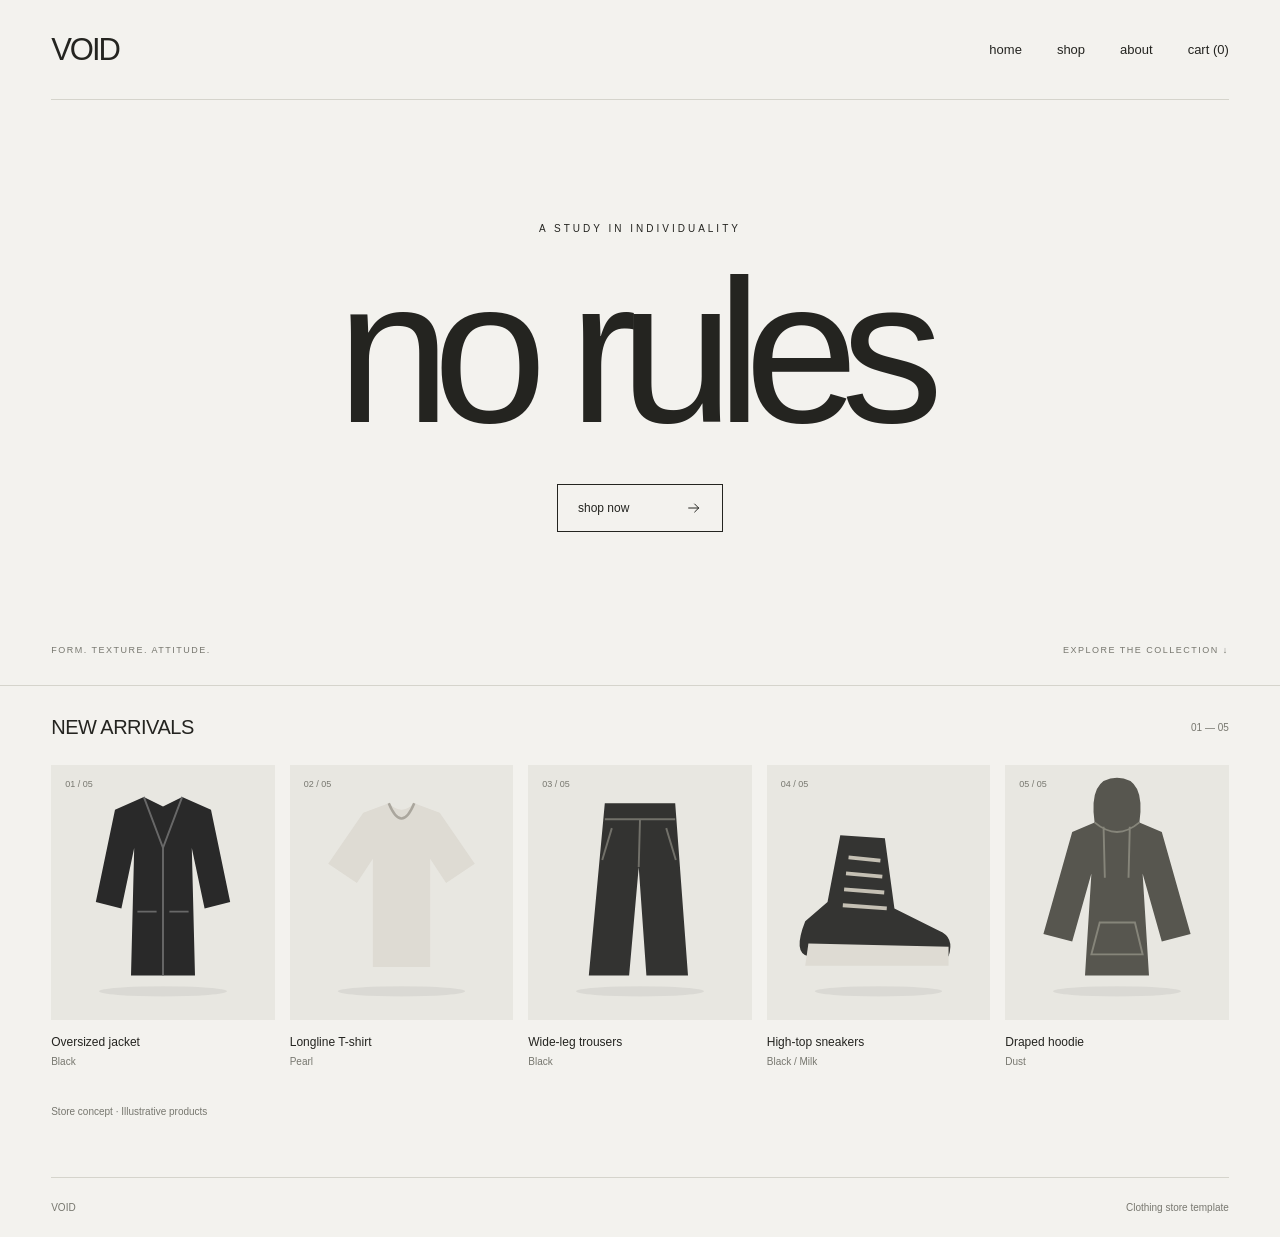
<file: index.html>
<!DOCTYPE html>
<html lang="en">
  <head>
    <meta charset="UTF-8">
    <meta name="viewport" content="width=device-width, initial-scale=1">
    <meta name="description" content="A minimal clothing store concept. Explore new arrivals.">
    <title>
      VOID — No rules
    </title>
    <link rel="stylesheet" href="css/style.css">
    <script src="js/products.js" defer></script>
    <script src="js/cart.js" defer></script>
    <script src="js/main.js" defer></script>
  </head>
  <body>
    <header class="site-header">
      <a class="brand" href="index.html">
        VOID
      </a>
      <nav aria-label="Main navigation">
        <a href="index.html">
          home
        </a>
        <a href="catalog.html">
          shop
        </a>
        <a href="about.html">
          about
        </a>
        <a href="cart.html" data-cart-count>
          cart
        </a>
      </nav>
    </header>
    <main>
      <section class="hero" aria-labelledby="hero-title">
        <span class="eyebrow">
          A study in individuality
        </span>
        <h1 id="hero-title">
          no rules
        </h1>
        <a class="shop-button" href="catalog.html">
          shop now
          <svg class="shop-arrow" width="16" height="16" viewBox="0 0 24 24" fill="none" stroke="currentColor" stroke-width="1.5" stroke-linecap="round" stroke-linejoin="round" aria-hidden="true" focusable="false">
            <path d="M4 12h15m-6-6 6 6-6 6"/>
          </svg>
        </a>
        <div class="hero-bottom">
          <span>
            Form. Texture. Attitude.
          </span>
          <span>
            Explore the collection ↓
          </span>
        </div>
      </section>
      <section class="arrivals" aria-labelledby="arrivals-title">
        <div class="section-heading">
          <h2 id="arrivals-title">
            NEW ARRIVALS
          </h2>
          <span>
            01 — 05
          </span>
        </div>
        <div class="product-grid" data-product-grid></div>
        <noscript>Please enable JavaScript to view the collection.</noscript>
        <p class="demo-note">
          Store concept · Illustrative products
        </p>
      </section>
    </main>
    <footer>
      <span>
        VOID
      </span>
      <span>
        Clothing store template
      </span>
    </footer>
  </body>
</html>
</file>
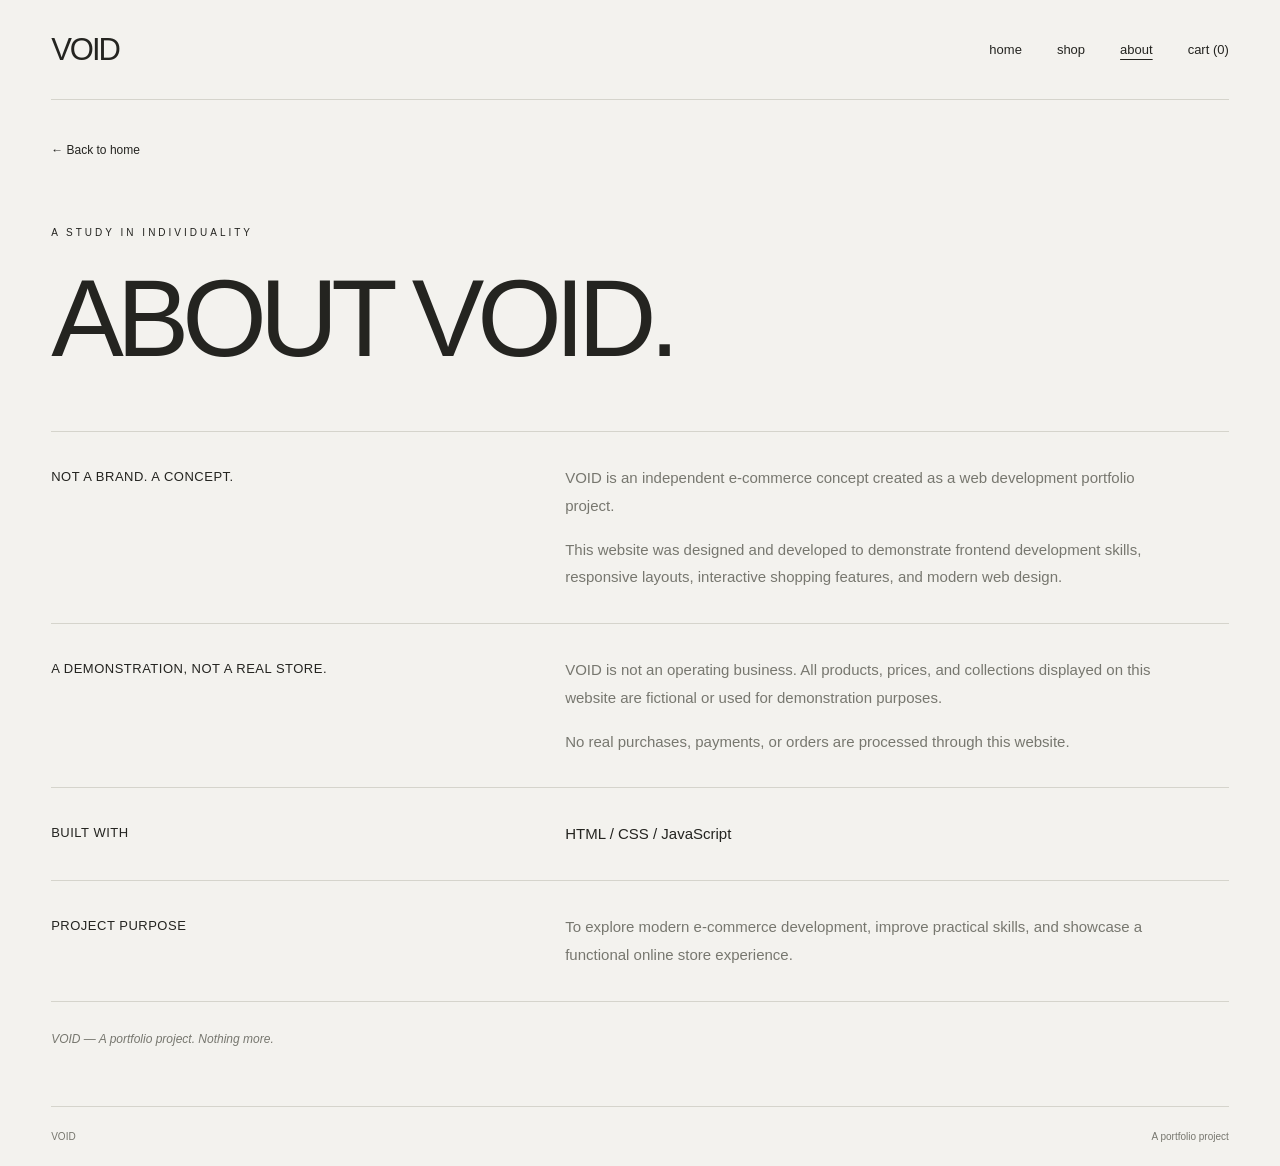
<file: about.html>
<!DOCTYPE html>
<html lang="en">
  <head>
    <meta charset="UTF-8">
    <meta name="viewport" content="width=device-width, initial-scale=1">
    <meta name="description" content="About VOID — an independent e-commerce concept and web development portfolio project.">
    <title>About — VOID</title>
    <link rel="stylesheet" href="css/style.css">
    <script src="js/products.js" defer></script>
    <script src="js/cart.js" defer></script>
  </head>
  <body>
    <header class="site-header">
      <a class="brand" href="index.html">VOID</a>
      <nav aria-label="Main navigation">
        <a href="index.html">home</a>
        <a href="catalog.html">shop</a>
        <a href="about.html" aria-current="page">about</a>
        <a href="cart.html" data-cart-count>cart</a>
      </nav>
    </header>
    <main class="about-page">
      <a class="back-link" href="index.html">← Back to home</a>
      <article class="about-content" aria-labelledby="about-title">
        <header class="about-heading">
          <span class="eyebrow">A study in individuality</span>
          <h1 id="about-title">ABOUT VOID.</h1>
        </header>
        <section class="about-section" aria-labelledby="concept-title">
          <h2 id="concept-title">NOT A BRAND. A CONCEPT.</h2>
          <div class="about-copy">
            <p>VOID is an independent e-commerce concept created as a web development portfolio project.</p>
            <p>This website was designed and developed to demonstrate frontend development skills, responsive layouts, interactive shopping features, and modern web design.</p>
          </div>
        </section>
        <section class="about-section" aria-labelledby="demo-title">
          <h2 id="demo-title">A DEMONSTRATION, NOT A REAL STORE.</h2>
          <div class="about-copy">
            <p>VOID is not an operating business. All products, prices, and collections displayed on this website are fictional or used for demonstration purposes.</p>
            <p>No real purchases, payments, or orders are processed through this website.</p>
          </div>
        </section>
        <section class="about-section" aria-labelledby="built-title">
          <h2 id="built-title">BUILT WITH</h2>
          <div class="about-copy"><p class="about-stack">HTML / CSS / JavaScript</p></div>
        </section>
        <section class="about-section" aria-labelledby="purpose-title">
          <h2 id="purpose-title">PROJECT PURPOSE</h2>
          <div class="about-copy">
            <p>To explore modern e-commerce development, improve practical skills, and showcase a functional online store experience.</p>
          </div>
        </section>
        <p class="about-signature"><em>VOID — A portfolio project. Nothing more.</em></p>
      </article>
    </main>
    <footer>
      <span>VOID</span>
      <span>A portfolio project</span>
    </footer>
  </body>
</html>
</file>
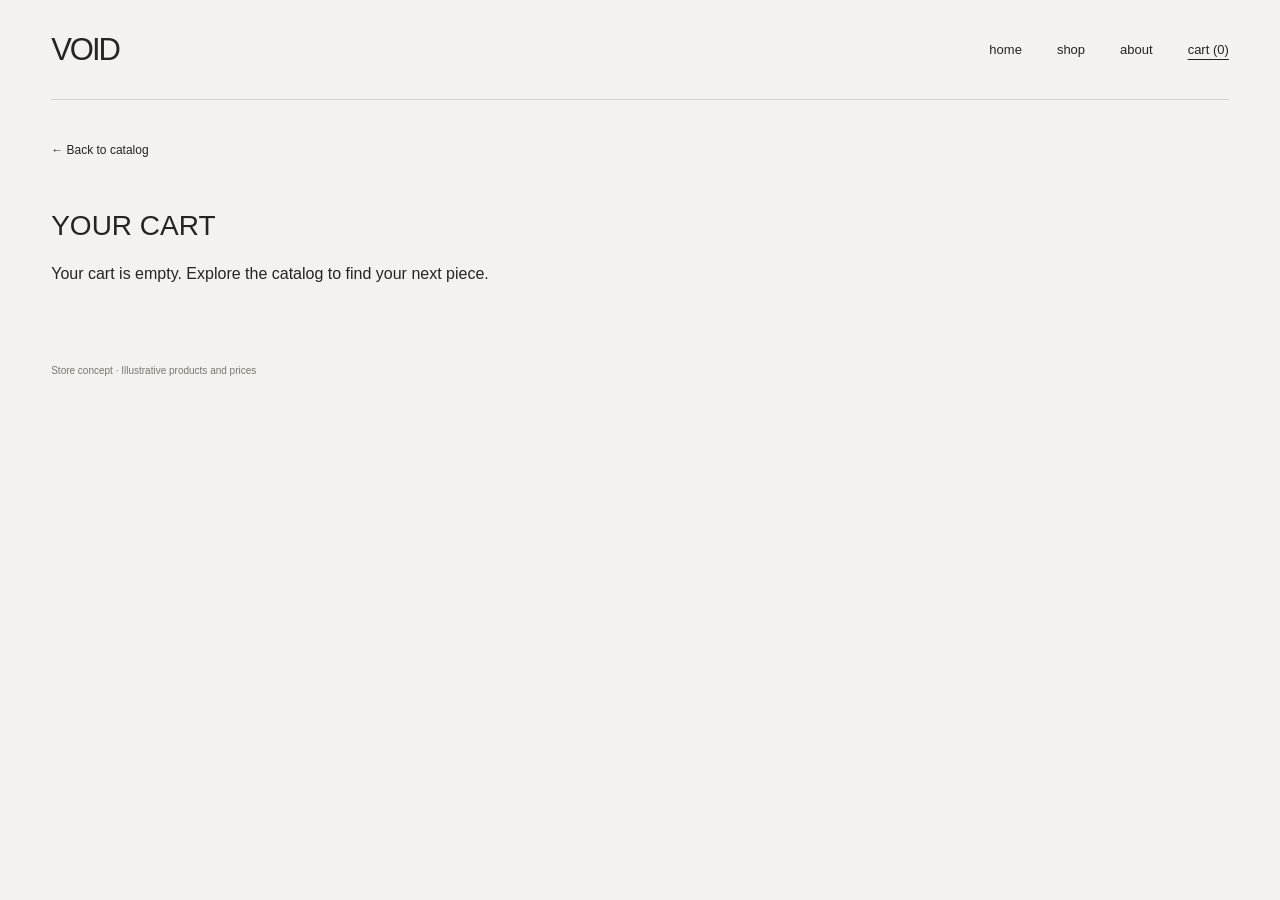
<file: cart.html>
<!DOCTYPE html>
<html lang="en">
  <head>
    <meta charset="UTF-8">
    <meta name="viewport" content="width=device-width, initial-scale=1">
    <title>Cart — VOID</title>
    <link rel="stylesheet" href="css/style.css">
    <script src="js/products.js" defer></script>
    <script src="js/cart.js" defer></script>
    <script src="js/cart-page.js" defer></script>
  </head>
  <body>
    <header class="site-header">
      <a class="brand" href="index.html">VOID</a>
      <nav aria-label="Main navigation">
        <a href="index.html">home</a>
        <a href="catalog.html">shop</a>
        <a href="about.html">about</a>
        <a href="cart.html" data-cart-count aria-current="page">cart</a>
      </nav>
    </header>
    <main class="cart-page">
      <a class="back-link" href="catalog.html">← Back to catalog</a>
      <section class="cart-content" aria-labelledby="cart-title">
        <h1 id="cart-title">YOUR CART</h1>
        <noscript>Please enable JavaScript to view your cart.</noscript>
        <div data-cart-items></div>
        <p class="cart-total" data-cart-total></p>
        <p role="status" data-cart-feedback></p>
        <p class="demo-note">Store concept · Illustrative products and prices</p>
      </section>
    </main>
  </body>
</html>
</file>
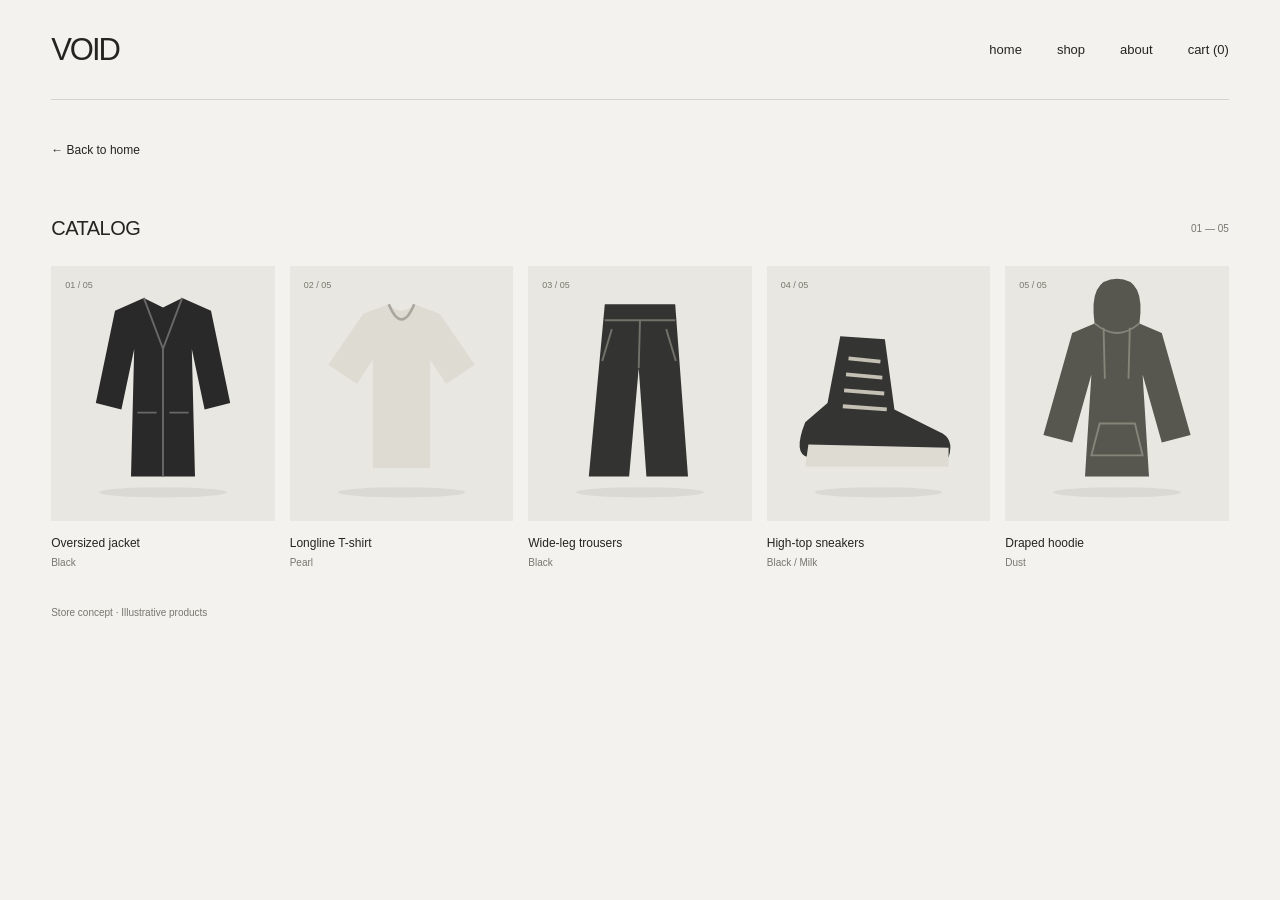
<file: catalog.html>
<!DOCTYPE html>
<html lang="en">
  <head>
    <meta charset="UTF-8">
    <meta name="viewport" content="width=device-width, initial-scale=1">
    <title>
      Catalog — VOID
    </title>
    <link rel="stylesheet" href="css/style.css">
    <script src="js/products.js" defer></script>
    <script src="js/cart.js" defer></script>
    <script src="js/main.js" defer></script>
  </head>
  <body>
    <header class="site-header">
      <a class="brand" href="index.html">
        VOID
      </a>
      <nav aria-label="Main navigation">
        <a href="index.html">
          home
        </a>
        <a href="catalog.html">
          shop
        </a>
        <a href="about.html">
          about
        </a>
        <a href="cart.html" data-cart-count>
          cart
        </a>
      </nav>
    </header>
    <main class="catalog">
      <a class="back-link" href="index.html">
        ← Back to home
      </a>
      <section class="arrivals" aria-labelledby="catalog-title">
        <div class="section-heading">
          <h1 id="catalog-title">
            CATALOG
          </h1>
          <span>
            01 — 05
          </span>
        </div>
        <div class="product-grid" data-product-grid></div>
        <noscript>Please enable JavaScript to view the collection.</noscript>
        <p class="demo-note">
          Store concept · Illustrative products
        </p>
      </section>
    </main>
  </body>
</html>
</file>
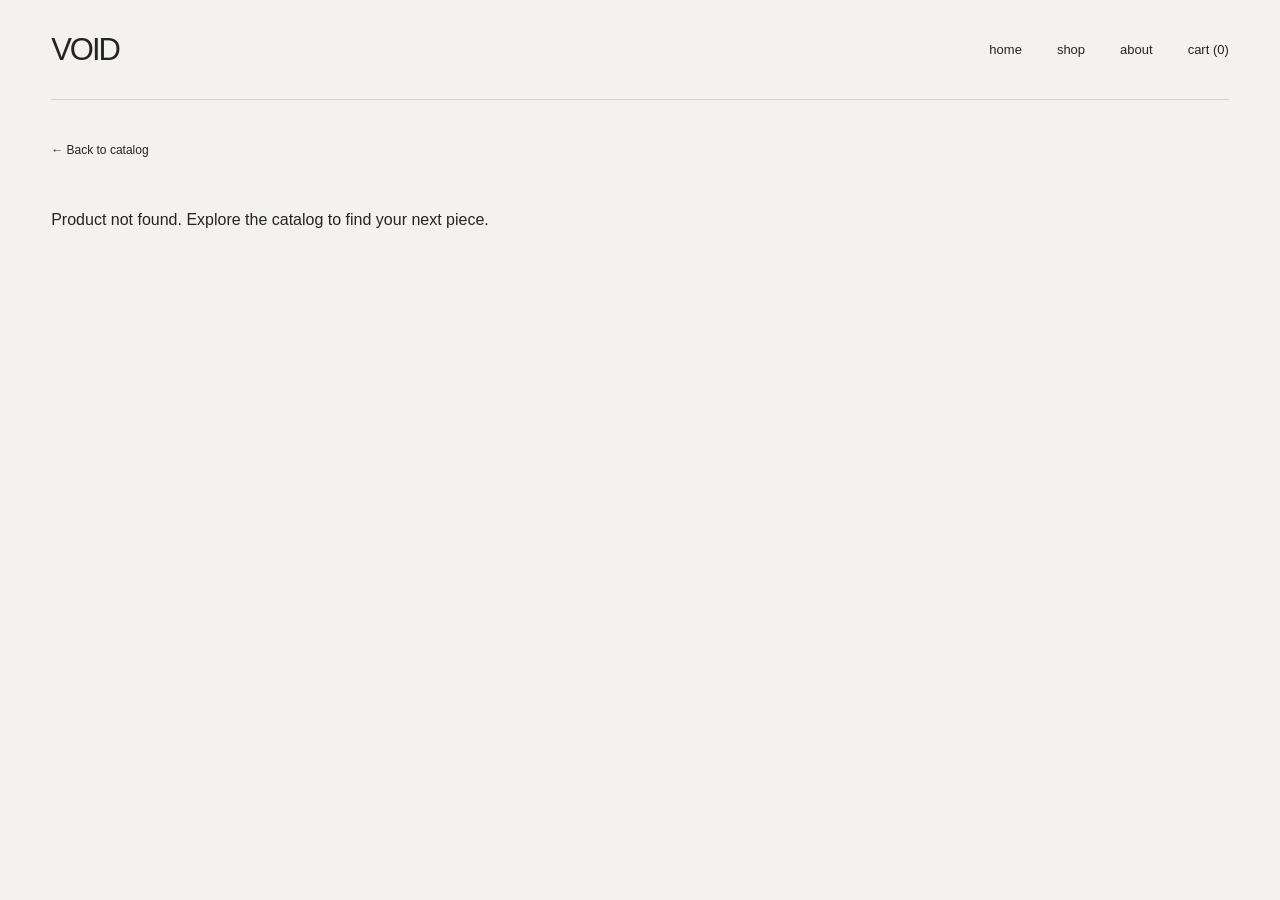
<file: product.html>
<!DOCTYPE html>
<html lang="en">
  <head>
    <meta charset="UTF-8">
    <meta name="viewport" content="width=device-width, initial-scale=1">
    <title>Product — VOID</title>
    <link rel="stylesheet" href="css/style.css">
    <script src="js/products.js" defer></script>
    <script src="js/cart.js" defer></script>
    <script src="js/product.js" defer></script>
  </head>
  <body>
    <header class="site-header">
      <a class="brand" href="index.html">VOID</a>
      <nav aria-label="Main navigation">
        <a href="index.html">home</a>
        <a href="catalog.html">shop</a>
        <a href="about.html">about</a>
        <a href="cart.html" data-cart-count>cart</a>
      </nav>
    </header>
    <main class="product-page">
      <a class="back-link" href="catalog.html">← Back to catalog</a>
      <p class="page-message" data-product-status role="status">Loading product…</p>
      <noscript><p class="page-message">Please enable JavaScript to view this product.</p></noscript>
      <article class="product-detail" data-product hidden>
        <div class="product-image"><img alt="" width="350" height="400"></div>
        <div class="product-details">
          <span class="eyebrow">VOID / Collection 01</span>
          <h1></h1>
          <p class="product-color" data-color></p>
          <p class="product-price" data-price></p>
          <p class="product-description" data-description></p>
          <form>
            <fieldset class="size-picker">
              <legend>Select size</legend>
              <div class="size-options" data-sizes></div>
            </fieldset>
            <button class="shop-button add-to-cart" type="submit">add to cart <span aria-hidden="true">↗</span></button>
            <p class="product-feedback" data-feedback role="status" aria-live="polite"></p>
          </form>
          <a class="text-link" href="cart.html">View cart →</a>
          <p class="demo-note">Store concept · Illustrative products and prices</p>
        </div>
      </article>
    </main>
  </body>
</html>
</file>
<file: css/style.css>
:root {
  --paper: #f3f2ee;
  --ink: #242420;
  --muted: #77776f;
  --line: #d5d4cc
}

* {
  box-sizing: border-box
}

html {
  scroll-behavior: smooth
}

body {
  margin: 0;
  background: var(--paper);
  color: var(--ink);
  font-family: Arial,Helvetica,sans-serif
}

a {
  color: inherit;
  text-decoration: none
}

a:focus-visible {
  outline: 2px solid var(--ink);
  outline-offset: 6px
}

.site-header {
  height: 100px;
  margin: 0 4%;
  display: flex;
  align-items: center;
  justify-content: space-between;
  border-bottom: 1px solid var(--line)
}

.brand {
  font-family: inherit;
  font-size: 31px;
  font-weight: 400;
  letter-spacing: -2px
}

.site-header nav {
  display: flex;
  gap: 35px;
  font-size: 13px
}

.site-header nav a:hover {
  text-decoration: underline;
  text-underline-offset: 5px
}

.hero {
  min-height: 520px;
  height: 65vh;
  max-height: 760px;
  position: relative;
  display: flex;
  align-items: center;
  justify-content: center;
  flex-direction: column;
  padding: 65px 4% 95px;
  overflow: hidden
}

.eyebrow {
  text-transform: uppercase;
  font-size: 10px;
  letter-spacing: 3px
}

.hero h1 {
  font-size: clamp(100px,16vw,245px);
  line-height: 1;
  letter-spacing: -.085em;
  font-weight: 400;
  margin: 15px 0 30px;
  padding-right: .085em
}

.shop-button {
  border: 1px solid var(--ink);
  padding: 15px 20px;
  min-width: 166px;
  display: flex;
  justify-content: space-between;
  gap: 35px;
  font-size: 12px;
  transition: background .2s,color .2s
}

.shop-button:hover {
  background: var(--ink);
  color: var(--paper)
}

.hero .shop-button {
  align-items: center
}

.shop-arrow {
  display: block;
  flex-shrink: 0
}

.hero-bottom {
  position: absolute;
  bottom: 30px;
  left: 4%;
  right: 4%;
  display: flex;
  justify-content: space-between;
  text-transform: uppercase;
  font-size: 9px;
  letter-spacing: 1.5px;
  color: var(--muted)
}

.arrivals {
  padding: 30px 4% 60px;
  border-top: 1px solid var(--line)
}

.section-heading {
  display: flex;
  align-items: center;
  justify-content: space-between;
  margin-bottom: 26px
}

.section-heading h2,.section-heading h1 {
  font-size: 20px;
  font-weight: 400;
  letter-spacing: -.5px;
  margin: 0
}

.section-heading>span {
  font-size: 10px;
  color: var(--muted)
}

.product-grid {
  display: grid;
  grid-template-columns: repeat(5,minmax(0,1fr));
  gap: 15px
}

.product-image {
  position: relative;
  background: #e8e7e1;
  overflow: hidden
}

.product-image img {
  display: block;
  width: 100%;
  height: auto;
  transition: transform .35s
}

.product-card:hover img {
  transform: scale(1.035)
}

.product-number {
  position: absolute;
  top: 14px;
  left: 14px;
  font-size: 9px;
  color: var(--muted);
  z-index: 1
}

.product-info {
  padding: 15px 0
}

.product-info h3 {
  font-size: 12px;
  font-weight: 400;
  margin: 0 0 7px
}

.product-info p {
  font-size: 10px;
  color: var(--muted);
  margin: 0
}

.demo-note {
  margin: 24px 0 0;
  font-size: 10px;
  color: var(--muted)
}

footer {
  margin: 0 4%;
  border-top: 1px solid var(--line);
  padding: 24px 0;
  display: flex;
  justify-content: space-between;
  font-size: 10px;
  color: var(--muted)
}

.catalog {
  padding-top: 40px
}

.back-link {
  display: inline-block;
  margin: 0 4% 30px;
  font-size: 12px
}

.catalog .arrivals {
  border: 0
}

@media(min-width:1600px) {
  body {
    max-width: 2000px;
    margin: auto
  }

}

@media(max-width:800px) {
  .site-header {
    height: 85px
  }

  .site-header nav {
    gap: 20px
  }

  .hero {
    height: 58vh;
    min-height: 440px
  }

  .product-grid {
    grid-template-columns: repeat(3,minmax(0,1fr))
  }

}

@media(max-width:500px) {
  .site-header {
    margin: 0 6%;
    height: auto;
    min-height: 100px;
    align-items: flex-start;
    flex-direction: column;
    justify-content: center;
    gap: 18px
  }

  .brand {
    font-size: 28px
  }

  .site-header nav {
    width: 100%;
    justify-content: space-between;
    font-size: 12px
  }

  .hero {
    min-height: 400px;
    height: 55vh
  }

  .hero h1 {
    font-size: 24vw;
    margin: 25px 0 35px
  }

  .eyebrow {
    font-size: 8px;
    letter-spacing: 2px
  }

  .hero-bottom {
    left: 6%;
    right: 6%;
    font-size: 7px;
    letter-spacing: .5px
  }

  .arrivals {
    padding: 25px 6% 40px
  }

  .section-heading h2 {
    font-size: 18px
  }

  .product-grid {
    grid-template-columns: repeat(2,minmax(0,1fr));
    gap: 16px 12px
  }

  .product-number {
    top: 10px;
    left: 10px;
    font-size: 8px
  }

  footer {
    margin: 0 6%;
    font-size: 9px
  }

}

/* Product and cart pages share the collection's typography and palette. */
[hidden] { display: none !important; }
.product-card-link { display: block; }
.product-page, .cart-page { padding: 40px 0 60px; }
.page-message { margin: 20px 4%; line-height: 1.6; }
.product-detail {
  display: grid;
  grid-template-columns: minmax(0, 1fr) minmax(0, 1fr);
  gap: clamp(30px, 7vw, 110px);
  margin: 0 4%;
  align-items: start;
}
.product-detail > .product-image { max-width: 640px; }
.product-details { padding: 30px 0; max-width: 480px; }
.product-details h1 { font-size: clamp(28px, 3.5vw, 52px); font-weight: 400; letter-spacing: -1.5px; margin: 24px 0 12px; }
.product-color { color: var(--muted); font-size: 13px; }
.product-price { font-size: 20px; margin: 28px 0; }
.product-description { font-size: 14px; line-height: 1.8; color: var(--muted); margin-bottom: 32px; }
.size-picker { border: 0; margin: 0 0 25px; padding: 0; min-width: 0; }
.size-picker legend { font-size: 12px; margin-bottom: 14px; }
.size-options { display: flex; flex-wrap: wrap; gap: 8px; }
.size-option { position: relative; cursor: pointer; }
.size-option input { position: absolute; opacity: 0; width: 100%; height: 100%; margin: 0; cursor: pointer; }
.size-option span { display: grid; place-items: center; min-width: 44px; min-height: 44px; padding: 10px; border: 1px solid var(--line); font-size: 12px; }
.size-option input:checked + span { background: var(--ink); color: var(--paper); border-color: var(--ink); }
.size-option input:focus-visible + span { outline: 2px solid var(--ink); outline-offset: 3px; }
.size-option:hover span { border-color: var(--ink); }
button { font-family: inherit; cursor: pointer; }
button:focus-visible { outline: 2px solid var(--ink); outline-offset: 4px; }
.add-to-cart { width: 100%; background: transparent; color: var(--ink); }
.product-feedback { min-height: 36px; font-size: 12px; line-height: 1.6; }
.text-link { font-size: 12px; text-decoration: underline; text-underline-offset: 4px; }
.cart-content { margin: 0 4%; }
.cart-content h1 { font-weight: 400; font-size: 28px; }
.cart-row { display: flex; align-items: center; gap: 24px; padding: 20px 0; border-bottom: 1px solid var(--line); }
.cart-row img { width: 90px; height: auto; background: #e8e7e1; }
.cart-row h2 { font-size: 16px; font-weight: 400; }
.cart-row p { color: var(--muted); font-size: 12px; }
.cart-row button { margin-left: auto; background: transparent; border: 0; text-decoration: underline; color: var(--ink); padding: 12px; }
.cart-total { font-size: 18px; text-align: right; padding: 20px 0; }
@media (max-width: 800px) {
  .product-detail { gap: 30px; }
  .product-details { padding-top: 0; }
}
@media (max-width: 600px) {
  .product-detail { grid-template-columns: 1fr; margin: 0 6%; }
  .product-page .back-link, .cart-page .back-link { margin-left: 6%; }
  .product-details { max-width: none; }
  .cart-content, .page-message { margin-left: 6%; margin-right: 6%; }
  .cart-row { gap: 12px; flex-wrap: wrap; }
  .cart-row img { width: 65px; }
}

/* About */
.about-page { padding: 40px 0 60px; }
.about-content { margin: 0 4%; }
.about-heading { padding: 35px 0 55px; }
.about-heading h1 {
  margin: 22px 0 0;
  font-size: clamp(44px, 8.5vw, 136px);
  line-height: 1.05;
  font-weight: 400;
  letter-spacing: -.065em;
}
.about-section {
  display: grid;
  grid-template-columns: minmax(0, 1fr) minmax(0, 1.4fr);
  gap: 40px;
  padding: 32px 0;
  border-top: 1px solid var(--line);
}
.about-section h2 {
  max-width: 310px;
  margin: 3px 0 0;
  font-size: 13px;
  font-weight: 400;
  line-height: 1.6;
  letter-spacing: .5px;
}
.about-copy { max-width: 620px; }
.about-copy p { margin: 0 0 16px; font-size: 15px; line-height: 1.85; color: var(--muted); }
.about-copy p:last-child { margin-bottom: 0; }
.about-copy .about-stack { color: var(--ink); }
.about-signature { border-top: 1px solid var(--line); margin: 0; padding-top: 30px; font-size: 12px; color: var(--muted); }
.about-page ~ footer { margin-top: 0; }
.site-header nav a[aria-current="page"] { text-decoration: underline; text-underline-offset: 5px; }
@media (max-width: 600px) {
  .about-content { margin: 0 6%; }
  .about-page .back-link { margin-left: 6%; }
  .about-heading { padding: 20px 0 35px; }
  .about-section { grid-template-columns: 1fr; gap: 18px; padding: 26px 0; }
  .about-copy p { font-size: 14px; }
}
</file>
